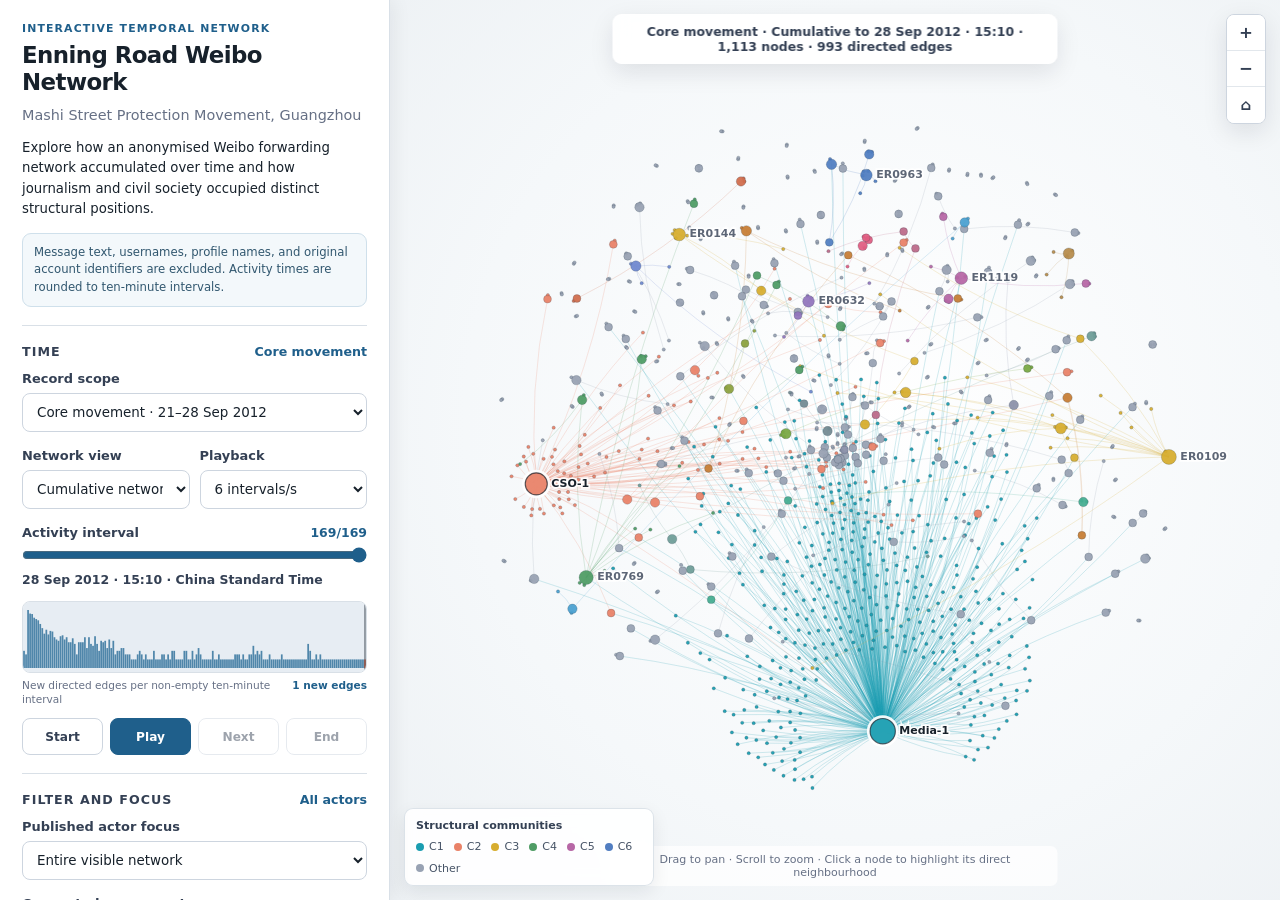
<file: index.html>
<!doctype html>
<html lang="en">
<head>
  <meta charset="utf-8" />
  <meta name="viewport" content="width=device-width, initial-scale=1" />
  <meta name="description" content="Interactive temporal visualisation of an anonymised Weibo forwarding network associated with the Mashi Street protection movement in Guangzhou." />
  <meta name="theme-color" content="#f4f6f8" />
  <title>Enning Road Weibo Network</title>
  <link rel="stylesheet" href="./assets/styles.css" />
</head>
<body>
  <div id="app">
    <aside id="sidebar" aria-label="Network controls">
      <div class="sidebar-inner">
        <header class="brand">
          <div class="eyebrow">Interactive temporal network</div>
          <h1>Enning Road Weibo Network</h1>
          <p class="subtitle">Mashi Street Protection Movement, Guangzhou</p>
          <p class="description">
            Explore how an anonymised Weibo forwarding network accumulated over time and how journalism and civil society occupied distinct structural positions.
          </p>
          <div class="privacy-note">
            Message text, usernames, profile names, and original account identifiers are excluded. Activity times are rounded to ten-minute intervals.
          </div>
          <div id="error-box" role="alert"></div>
        </header>

        <section class="control-section">
          <div class="section-title">
            <h2>Time</h2>
            <span class="value" id="time-status">Core movement</span>
          </div>

          <div class="field">
            <label for="record-scope">Record scope</label>
            <select id="record-scope">
              <option value="core" selected>Core movement · 21–28 Sep 2012</option>
              <option value="extended">All supplied records · through Mar 2013</option>
            </select>
          </div>

          <div class="field two-col">
            <div>
              <label for="view-mode">Network view</label>
              <select id="view-mode">
                <option value="cumulative" selected>Cumulative network</option>
                <option value="interval">Selected interval only</option>
              </select>
            </div>
            <div>
              <label for="play-speed">Playback</label>
              <select id="play-speed">
                <option value="2">2 intervals/s</option>
                <option value="6" selected>6 intervals/s</option>
                <option value="12">12 intervals/s</option>
              </select>
            </div>
          </div>

          <div class="field">
            <div class="range-head">
              <label for="time-slider">Activity interval</label>
              <span class="range-value" id="time-index">—</span>
            </div>
            <input id="time-slider" type="range" min="0" max="0" step="1" value="0" />
            <div class="time-label" id="time-label">Loading…</div>
          </div>

          <div class="activity-wrap">
            <canvas id="activity-canvas" aria-label="New directed edges by non-empty ten-minute interval"></canvas>
          </div>
          <div class="activity-caption"><span>New directed edges per non-empty ten-minute interval</span><span id="interval-edges">—</span></div>

          <div class="playback-grid">
            <button id="start-button" type="button" aria-label="First interval">Start</button>
            <button id="play-button" type="button" class="primary">Play</button>
            <button id="next-button" type="button" aria-label="Next interval">Next</button>
            <button id="end-button" type="button" aria-label="Last interval">End</button>
          </div>
        </section>

        <section class="control-section">
          <div class="section-title">
            <h2>Filter and focus</h2>
            <span class="value" id="filter-summary">All actors</span>
          </div>

          <div class="field">
            <label for="actor-focus">Published actor focus</label>
            <select id="actor-focus">
              <option value="all" selected>Entire visible network</option>
              <option value="media">Media-1 ego network</option>
              <option value="cso">CSO-1 ego network</option>
            </select>
          </div>

          <div class="field">
            <label for="component-scope">Connected components</label>
            <select id="component-scope">
              <option value="all" selected>All weak components</option>
              <option value="largest">Largest weak component only</option>
            </select>
          </div>

          <div class="field">
            <div class="range-head">
              <label for="node-share">Nodes shown</label>
              <span class="range-value" id="node-share-value">100%</span>
            </div>
            <input id="node-share" type="range" min="10" max="100" step="5" value="100" />
            <div class="range-row"><span>most connected</span><span>all visible nodes</span></div>
          </div>
        </section>

        <section class="control-section">
          <div class="section-title">
            <h2>Display</h2>
            <span class="value" id="display-status">Communities</span>
          </div>

          <div class="field two-col">
            <div>
              <label for="node-size">Node size</label>
              <select id="node-size">
                <option value="degree" selected>Degree</option>
                <option value="weighted">Weighted degree</option>
                <option value="hub">HITS hub</option>
                <option value="authority">HITS authority</option>
                <option value="betweenness">Betweenness</option>
                <option value="pagerank">PageRank</option>
                <option value="uniform">Uniform</option>
              </select>
            </div>
            <div>
              <label for="node-colour">Node colour</label>
              <select id="node-colour">
                <option value="community" selected>Structural community</option>
                <option value="time">First appearance</option>
                <option value="role">Published actor role</option>
              </select>
            </div>
          </div>

          <label class="inline-check" for="show-labels">
            <input id="show-labels" type="checkbox" checked />
            <span>Label key and highly connected actors</span>
          </label>
          <label class="inline-check" for="show-arrows">
            <input id="show-arrows" type="checkbox" />
            <span>Show forwarding directions</span>
          </label>

          <div class="button-row">
            <button id="fit-button" type="button" class="primary">Fit graph</button>
            <button id="clear-button" type="button">Clear focus</button>
          </div>
        </section>

        <section class="control-section">
          <div class="section-title">
            <h2>Visible network</h2>
            <span class="value" id="selected-label">—</span>
          </div>
          <div class="stats-grid">
            <div class="stat-card">
              <div class="label">Nodes</div>
              <div class="number" id="stat-nodes">—</div>
            </div>
            <div class="stat-card">
              <div class="label">Directed edges</div>
              <div class="number" id="stat-edges">—</div>
            </div>
            <div class="stat-card">
              <div class="label">Interactions</div>
              <div class="number" id="stat-interactions">—</div>
            </div>
            <div class="stat-card">
              <div class="label">Communities</div>
              <div class="number" id="stat-communities">—</div>
            </div>
          </div>
          <p class="coverage" id="backup-note"></p>
        </section>

        <footer class="footer">
          <p>Only anonymised nodes, directed ties, recomputed structural metrics, layout coordinates, and rounded activity intervals are used in this atlas.</p>
          <div class="links">
            <a href="https://doi.org/10.1016/j.compenvurbsys.2024.102193" target="_blank" rel="noopener">Paper</a>
            <a href="./docs/data-and-privacy.html" target="_blank" rel="noopener">Data &amp; privacy</a>
            <a href="https://github.com/JunyaoHe001/weibo-enning-road-network" target="_blank" rel="noopener">GitHub</a>
          </div>
        </footer>
      </div>
    </aside>

    <main id="network-wrap">
      <button id="mobile-toggle" type="button">Controls</button>
      <div id="sidebar-scrim" aria-hidden="true"></div>
      <canvas id="network-canvas" aria-label="Interactive directed temporal network graph"></canvas>
      <div id="network-summary">Loading network…</div>
      <div id="graph-legend" aria-live="polite"></div>
      <div id="canvas-help">Drag to pan · Scroll to zoom · Click a node to highlight its direct neighbourhood</div>
      <div class="zoom-controls" aria-label="Zoom controls">
        <button id="zoom-in" type="button" aria-label="Zoom in">+</button>
        <button id="zoom-out" type="button" aria-label="Zoom out">−</button>
        <button id="zoom-fit" type="button" aria-label="Fit graph">⌂</button>
      </div>
      <div id="tooltip" role="tooltip"></div>
      <div id="loading">
        <div class="loading-card">
          <div class="spinner"></div>
          <div id="loading-text">Loading anonymised network…</div>
        </div>
      </div>
    </main>
  </div>

  <script src="./assets/app.js" defer></script>
</body>
</html>
</file>
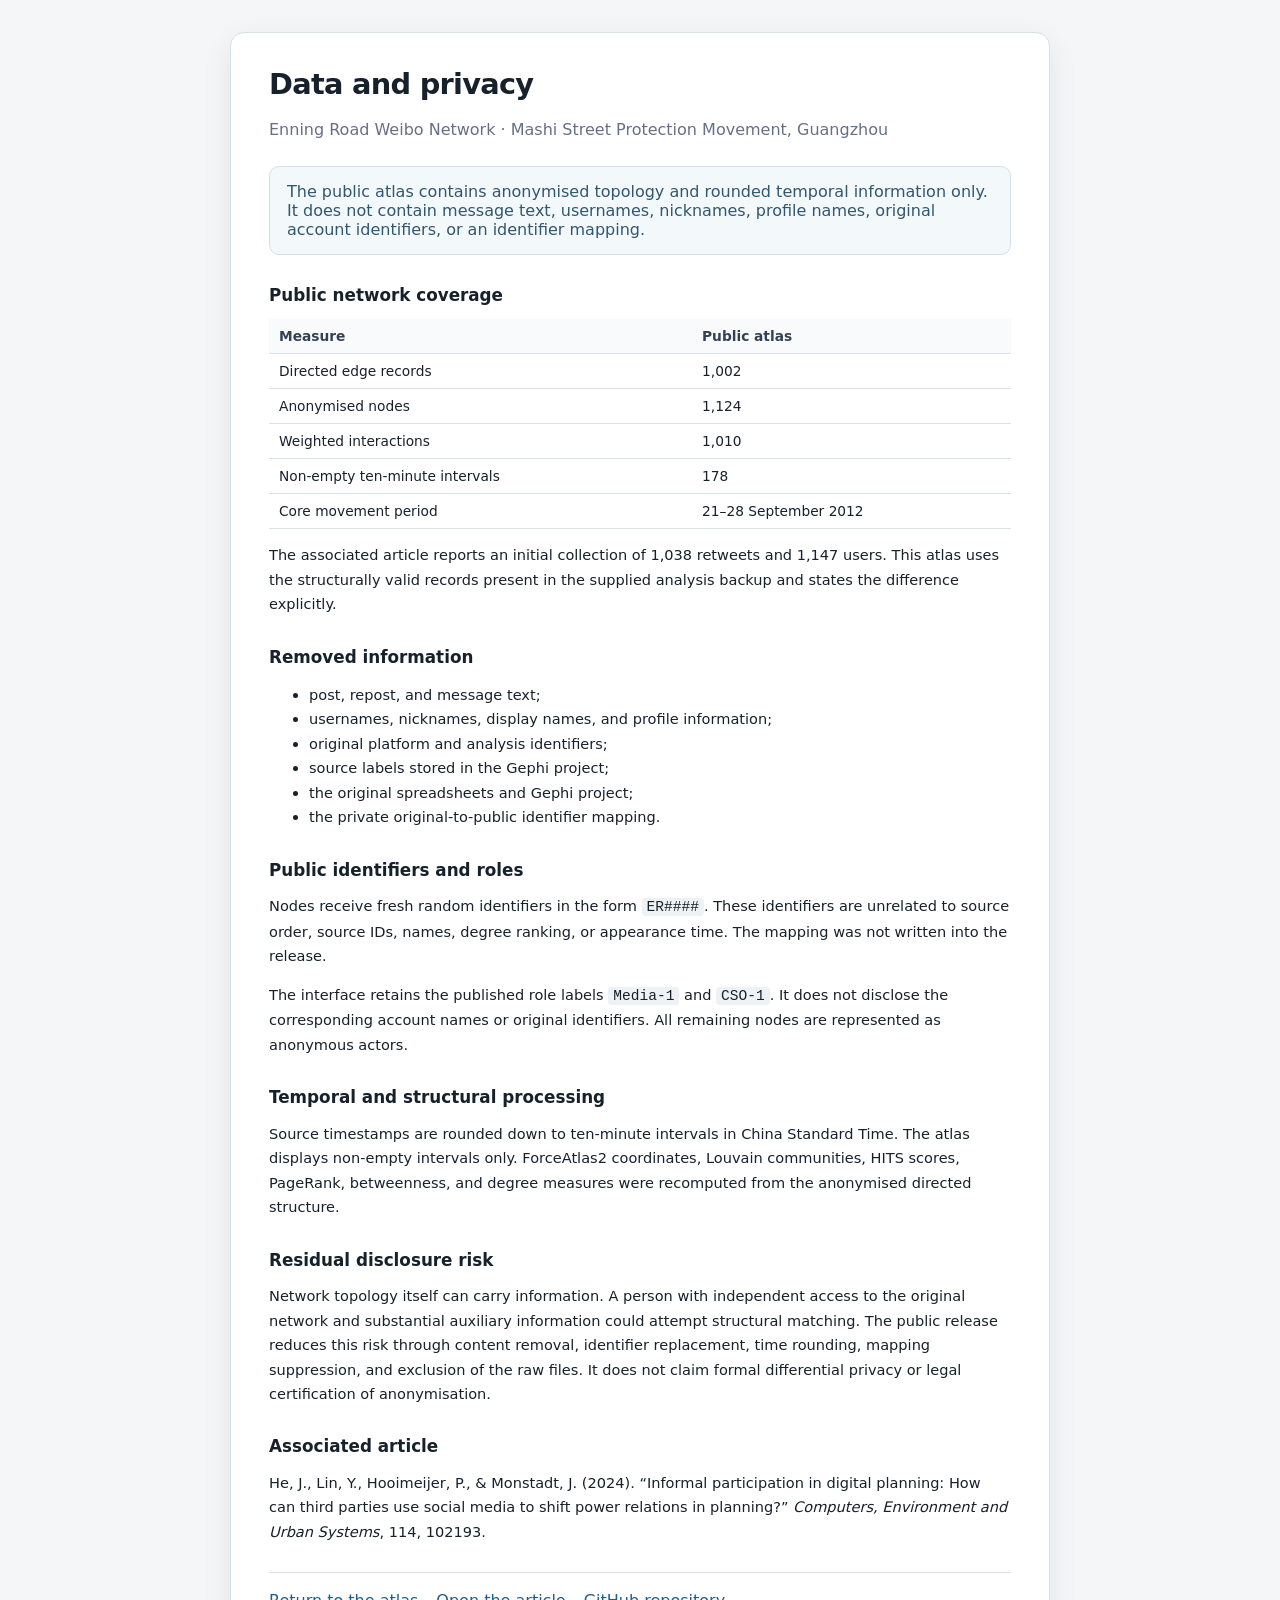
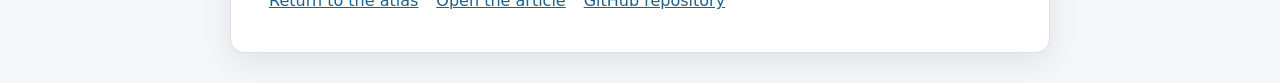
<file: docs/data-and-privacy.html>
<!doctype html>
<html lang="en">
<head>
  <meta charset="utf-8" />
  <meta name="viewport" content="width=device-width, initial-scale=1" />
  <meta name="description" content="Data and privacy note for the Enning Road Weibo Network atlas." />
  <title>Data and privacy · Enning Road Weibo Network</title>
  <style>
    :root { --ink:#17212b; --muted:#667085; --line:#d9e0e7; --accent:#1f5f8b; --bg:#f4f6f8; }
    * { box-sizing:border-box; }
    body { margin:0; color:var(--ink); background:var(--bg); font-family:Inter,ui-sans-serif,system-ui,-apple-system,BlinkMacSystemFont,"Segoe UI",sans-serif; }
    main { width:min(820px,calc(100% - 32px)); margin:32px auto; padding:34px 38px 42px; border:1px solid var(--line); border-radius:14px; background:#fff; box-shadow:0 10px 30px rgba(15,23,42,.08); }
    h1 { margin:0; font-size:1.8rem; letter-spacing:-.025em; }
    h2 { margin:30px 0 10px; font-size:1.05rem; }
    p, li { font-size:.91rem; line-height:1.68; }
    .lead { color:var(--muted); font-size:1rem; }
    .notice { margin:22px 0; padding:15px 17px; border:1px solid #cfe0eb; border-radius:10px; color:#31576f; background:#f3f8fb; }
    table { width:100%; border-collapse:collapse; margin:14px 0; font-size:.86rem; }
    th, td { padding:9px 10px; border-bottom:1px solid var(--line); text-align:left; }
    th { color:#344054; background:#f8fafc; }
    a { color:var(--accent); }
    code { padding:1px 5px; border-radius:4px; background:#eef2f5; }
    .links { display:flex; flex-wrap:wrap; gap:10px 18px; margin-top:28px; padding-top:18px; border-top:1px solid var(--line); }
    @media (max-width:600px) { main { margin:0; width:100%; min-height:100vh; padding:25px 20px 34px; border:0; border-radius:0; } }
  </style>
</head>
<body>
  <main>
    <h1>Data and privacy</h1>
    <p class="lead">Enning Road Weibo Network · Mashi Street Protection Movement, Guangzhou</p>

    <div class="notice">
      The public atlas contains anonymised topology and rounded temporal information only. It does not contain message text, usernames, nicknames, profile names, original account identifiers, or an identifier mapping.
    </div>

    <h2>Public network coverage</h2>
    <table>
      <thead><tr><th>Measure</th><th>Public atlas</th></tr></thead>
      <tbody>
        <tr><td>Directed edge records</td><td>1,002</td></tr>
        <tr><td>Anonymised nodes</td><td>1,124</td></tr>
        <tr><td>Weighted interactions</td><td>1,010</td></tr>
        <tr><td>Non-empty ten-minute intervals</td><td>178</td></tr>
        <tr><td>Core movement period</td><td>21–28 September 2012</td></tr>
      </tbody>
    </table>

    <p>The associated article reports an initial collection of 1,038 retweets and 1,147 users. This atlas uses the structurally valid records present in the supplied analysis backup and states the difference explicitly.</p>

    <h2>Removed information</h2>
    <ul>
      <li>post, repost, and message text;</li>
      <li>usernames, nicknames, display names, and profile information;</li>
      <li>original platform and analysis identifiers;</li>
      <li>source labels stored in the Gephi project;</li>
      <li>the original spreadsheets and Gephi project;</li>
      <li>the private original-to-public identifier mapping.</li>
    </ul>

    <h2>Public identifiers and roles</h2>
    <p>Nodes receive fresh random identifiers in the form <code>ER####</code>. These identifiers are unrelated to source order, source IDs, names, degree ranking, or appearance time. The mapping was not written into the release.</p>
    <p>The interface retains the published role labels <code>Media-1</code> and <code>CSO-1</code>. It does not disclose the corresponding account names or original identifiers. All remaining nodes are represented as anonymous actors.</p>

    <h2>Temporal and structural processing</h2>
    <p>Source timestamps are rounded down to ten-minute intervals in China Standard Time. The atlas displays non-empty intervals only. ForceAtlas2 coordinates, Louvain communities, HITS scores, PageRank, betweenness, and degree measures were recomputed from the anonymised directed structure.</p>

    <h2>Residual disclosure risk</h2>
    <p>Network topology itself can carry information. A person with independent access to the original network and substantial auxiliary information could attempt structural matching. The public release reduces this risk through content removal, identifier replacement, time rounding, mapping suppression, and exclusion of the raw files. It does not claim formal differential privacy or legal certification of anonymisation.</p>

    <h2>Associated article</h2>
    <p>He, J., Lin, Y., Hooimeijer, P., &amp; Monstadt, J. (2024). “Informal participation in digital planning: How can third parties use social media to shift power relations in planning?” <em>Computers, Environment and Urban Systems</em>, 114, 102193.</p>

    <div class="links">
      <a href="../">Return to the atlas</a>
      <a href="https://doi.org/10.1016/j.compenvurbsys.2024.102193" target="_blank" rel="noopener">Open the article</a>
      <a href="https://github.com/JunyaoHe001/weibo-enning-road-network" target="_blank" rel="noopener">GitHub repository</a>
    </div>
  </main>
</body>
</html>
</file>
<file: assets/styles.css>
:root {
  --bg: #f4f6f8;
  --panel: #ffffff;
  --ink: #17212b;
  --muted: #667085;
  --line: #d9e0e7;
  --accent: #1f5f8b;
  --accent-dark: #194e72;
  --accent-soft: #e9f1f7;
  --teal: #119a99;
  --coral: #dd765c;
  --shadow: 0 8px 24px rgba(15, 23, 42, 0.10);
  --sidebar-width: 390px;
}

* { box-sizing: border-box; }
html, body { width: 100%; height: 100%; margin: 0; }
body {
  overflow: hidden;
  color: var(--ink);
  background: var(--bg);
  font-family: Inter, ui-sans-serif, system-ui, -apple-system, BlinkMacSystemFont, "Segoe UI", sans-serif;
}
button, input, select { font: inherit; }
button, input[type="checkbox"], input[type="range"] { accent-color: var(--accent); }

#app {
  display: grid;
  grid-template-columns: var(--sidebar-width) minmax(0, 1fr);
  width: 100%;
  height: 100%;
  overflow: hidden;
}

#sidebar {
  position: relative;
  z-index: 1000;
  height: 100%;
  overflow-y: auto;
  overscroll-behavior: contain;
  background: var(--panel);
  border-right: 1px solid var(--line);
  box-shadow: 4px 0 18px rgba(15, 23, 42, 0.06);
}
.sidebar-inner { padding: 22px 22px 28px; }
.brand { padding-bottom: 18px; border-bottom: 1px solid var(--line); }
.eyebrow {
  margin-bottom: 7px;
  color: var(--accent);
  font-size: 0.68rem;
  font-weight: 760;
  letter-spacing: 0.105em;
  text-transform: uppercase;
}
.brand h1 {
  margin: 0;
  font-size: 1.43rem;
  line-height: 1.2;
  letter-spacing: -0.025em;
}
.brand .subtitle {
  margin: 8px 0 0;
  color: var(--muted);
  font-size: 0.90rem;
  line-height: 1.45;
}
.brand .description {
  margin: 12px 0 0;
  font-size: 0.83rem;
  line-height: 1.55;
}
.privacy-note {
  margin-top: 13px;
  padding: 10px 11px;
  border: 1px solid #cfe0eb;
  border-radius: 9px;
  color: #31576f;
  background: #f3f8fb;
  font-size: 0.73rem;
  line-height: 1.48;
}

.control-section {
  padding: 18px 0;
  border-bottom: 1px solid var(--line);
}
.section-title {
  display: flex;
  align-items: baseline;
  justify-content: space-between;
  gap: 12px;
  margin-bottom: 12px;
}
.section-title h2 {
  margin: 0;
  color: #344054;
  font-size: 0.79rem;
  letter-spacing: 0.082em;
  text-transform: uppercase;
}
.section-title .value {
  max-width: 58%;
  overflow: hidden;
  color: var(--accent);
  font-size: 0.79rem;
  font-weight: 730;
  text-align: right;
  text-overflow: ellipsis;
  white-space: nowrap;
}
label {
  display: block;
  margin: 0 0 7px;
  color: #344054;
  font-size: 0.81rem;
  font-weight: 650;
}
select {
  width: 100%;
  min-height: 39px;
  padding: 8px 10px;
  border: 1px solid #cdd5df;
  border-radius: 8px;
  outline: none;
  color: var(--ink);
  background: #fff;
  font-size: 0.84rem;
}
select:focus,
input[type="number"]:focus {
  border-color: #7aa7c7;
  box-shadow: 0 0 0 3px rgba(31, 95, 139, 0.12);
}
.field + .field { margin-top: 16px; }
.two-col {
  display: grid;
  grid-template-columns: minmax(0, 1fr) minmax(0, 1fr);
  gap: 10px;
}
.range-head {
  display: flex;
  align-items: baseline;
  justify-content: space-between;
  gap: 12px;
}
.range-head label { margin-bottom: 5px; }
.range-value {
  color: var(--accent);
  font-size: 0.78rem;
  font-weight: 730;
  font-variant-numeric: tabular-nums;
}
input[type="range"] { width: 100%; margin: 2px 0 0; }
.range-row {
  display: flex;
  justify-content: space-between;
  margin-top: 2px;
  color: var(--muted);
  font-size: 0.68rem;
}
.time-label {
  min-height: 19px;
  margin-top: 5px;
  color: #344054;
  font-size: 0.78rem;
  font-weight: 670;
  font-variant-numeric: tabular-nums;
}
.activity-wrap {
  width: 100%;
  height: 72px;
  margin-top: 10px;
  overflow: hidden;
  border: 1px solid var(--line);
  border-radius: 8px;
  background: #f8fafc;
}
#activity-canvas { display: block; width: 100%; height: 100%; cursor: crosshair; }
.activity-caption {
  display: flex;
  justify-content: space-between;
  gap: 10px;
  margin-top: 5px;
  color: var(--muted);
  font-size: 0.66rem;
  line-height: 1.35;
}
.activity-caption span:last-child {
  flex: 0 0 auto;
  color: var(--accent);
  font-weight: 730;
  font-variant-numeric: tabular-nums;
}
.playback-grid {
  display: grid;
  grid-template-columns: repeat(4, minmax(0, 1fr));
  gap: 7px;
  margin-top: 12px;
}
.inline-check {
  display: flex;
  align-items: center;
  gap: 9px;
  margin: 13px 0 0;
  cursor: pointer;
  font-size: 0.80rem;
  font-weight: 500;
}
.inline-check input { flex: 0 0 auto; margin: 0; }
.inline-check span { line-height: 1.35; }
.button-row {
  display: grid;
  grid-template-columns: 1fr 1fr;
  gap: 8px;
  margin-top: 15px;
}
button {
  min-height: 37px;
  padding: 7px 10px;
  border: 1px solid #cdd5df;
  border-radius: 8px;
  color: #344054;
  background: #fff;
  font-size: 0.76rem;
  font-weight: 680;
  cursor: pointer;
}
button:hover { border-color: #98a2b3; background: #f8fafc; }
button:disabled { cursor: default; opacity: 0.48; }
button.primary { border-color: var(--accent); color: #fff; background: var(--accent); }
button.primary:hover { background: var(--accent-dark); }

.stats-grid {
  display: grid;
  grid-template-columns: 1fr 1fr;
  gap: 9px;
}
.stat-card {
  padding: 10px;
  border: 1px solid var(--line);
  border-radius: 9px;
  background: #fbfcfd;
}
.stat-card .label {
  color: var(--muted);
  font-size: 0.66rem;
  line-height: 1.25;
  letter-spacing: 0.045em;
  text-transform: uppercase;
}
.stat-card .number {
  margin-top: 5px;
  font-size: 1rem;
  font-weight: 750;
  font-variant-numeric: tabular-nums;
}
.coverage {
  margin: 9px 0 0;
  color: var(--muted);
  font-size: 0.72rem;
  line-height: 1.48;
}
.footer {
  padding-top: 18px;
  color: var(--muted);
  font-size: 0.70rem;
  line-height: 1.55;
}
.footer p { margin: 0; }
.footer .links { display: flex; flex-wrap: wrap; gap: 7px 14px; margin-top: 9px; }
.footer a { color: var(--accent); text-decoration: none; }
.footer a:hover { text-decoration: underline; }

#error-box {
  display: none;
  margin-top: 13px;
  padding: 10px 11px;
  border: 1px solid #f0b8b5;
  border-radius: 8px;
  color: #8a1c17;
  background: #fff1f0;
  font-size: 0.75rem;
  line-height: 1.45;
  white-space: pre-wrap;
}

#network-wrap {
  position: relative;
  min-width: 0;
  height: 100%;
  overflow: hidden;
  background:
    radial-gradient(circle at 55% 47%, rgba(255,255,255,0.985), rgba(245,248,250,0.96) 61%, #edf1f4 100%);
}
#network-canvas {
  display: block;
  width: 100%;
  height: 100%;
  cursor: grab;
  touch-action: none;
}
#network-canvas.dragging { cursor: grabbing; }
#network-canvas.node-hover { cursor: pointer; }

#network-summary {
  position: absolute;
  z-index: 500;
  top: 14px;
  left: 50%;
  max-width: min(800px, calc(100% - 170px));
  padding: 9px 14px;
  transform: translateX(-50%);
  border: 1px solid rgba(255,255,255,0.82);
  border-radius: 9px;
  color: #344054;
  background: rgba(255,255,255,0.92);
  box-shadow: var(--shadow);
  backdrop-filter: blur(8px);
  font-size: 0.78rem;
  font-weight: 650;
  text-align: center;
  pointer-events: none;
}
#canvas-help {
  position: absolute;
  z-index: 400;
  left: 50%;
  bottom: 14px;
  max-width: calc(100% - 260px);
  padding: 7px 10px;
  transform: translateX(-50%);
  border-radius: 7px;
  color: #667085;
  background: rgba(255,255,255,0.80);
  font-size: 0.69rem;
  text-align: center;
  pointer-events: none;
}
.zoom-controls {
  position: absolute;
  z-index: 520;
  top: 14px;
  right: 14px;
  display: grid;
  overflow: hidden;
  border: 1px solid #cdd5df;
  border-radius: 8px;
  background: #fff;
  box-shadow: var(--shadow);
}
.zoom-controls button {
  width: 38px;
  min-height: 36px;
  padding: 0;
  border: 0;
  border-bottom: 1px solid #e2e7ec;
  border-radius: 0;
  font-size: 1.04rem;
}
.zoom-controls button:last-child { border-bottom: 0; font-size: 0.94rem; }

#graph-legend {
  position: absolute;
  z-index: 510;
  left: 14px;
  bottom: 14px;
  max-width: 250px;
  padding: 9px 11px;
  border: 1px solid rgba(217,224,231,0.9);
  border-radius: 9px;
  color: #475467;
  background: rgba(255,255,255,0.91);
  box-shadow: 0 6px 18px rgba(15,23,42,0.08);
  backdrop-filter: blur(8px);
  font-size: 0.69rem;
  line-height: 1.4;
  pointer-events: none;
}
.legend-title { margin-bottom: 6px; color: #344054; font-weight: 720; }
.legend-gradient {
  width: 165px;
  height: 8px;
  margin: 4px 0;
  border-radius: 999px;
}
.legend-labels { display: flex; justify-content: space-between; gap: 14px; color: var(--muted); font-size: 0.62rem; }
.legend-items { display: flex; flex-wrap: wrap; gap: 6px 10px; }
.legend-item { display: flex; align-items: center; gap: 5px; }
.legend-dot { width: 8px; height: 8px; border-radius: 50%; }

#tooltip {
  position: absolute;
  z-index: 800;
  display: none;
  min-width: 190px;
  max-width: 260px;
  padding: 10px 11px;
  border: 1px solid rgba(205,213,223,0.95);
  border-radius: 9px;
  color: #344054;
  background: rgba(255,255,255,0.97);
  box-shadow: var(--shadow);
  font-size: 0.72rem;
  line-height: 1.45;
  pointer-events: none;
}
.tooltip-title { margin-bottom: 5px; color: #17212b; font-size: 0.80rem; font-weight: 760; }
.tooltip-subtitle { margin-bottom: 7px; color: var(--accent); font-size: 0.68rem; font-weight: 700; }
.tooltip-grid { display: grid; grid-template-columns: auto auto; gap: 2px 13px; }
.tooltip-grid span:nth-child(odd) { color: var(--muted); }
.tooltip-grid span:nth-child(even) { text-align: right; font-variant-numeric: tabular-nums; }

#loading {
  position: absolute;
  z-index: 900;
  inset: 0;
  display: grid;
  place-items: center;
  background: rgba(244,246,248,0.86);
  backdrop-filter: blur(3px);
}
.loading-card {
  display: flex;
  align-items: center;
  gap: 11px;
  padding: 14px 17px;
  border: 1px solid #d9e0e7;
  border-radius: 10px;
  color: #344054;
  background: #fff;
  box-shadow: var(--shadow);
  font-size: 0.80rem;
  font-weight: 650;
}
.spinner {
  width: 18px;
  height: 18px;
  border: 2px solid #d7e5ef;
  border-top-color: var(--accent);
  border-radius: 50%;
  animation: spin 0.85s linear infinite;
}
@keyframes spin { to { transform: rotate(360deg); } }

#mobile-toggle {
  position: absolute;
  z-index: 1200;
  top: 12px;
  left: 12px;
  display: none;
  min-height: 36px;
  border-color: #cdd5df;
  background: rgba(255,255,255,0.95);
  box-shadow: var(--shadow);
}
#sidebar-scrim { display: none; }

@media (max-width: 1120px) {
  :root { --sidebar-width: 350px; }
  .sidebar-inner { padding-left: 18px; padding-right: 18px; }
  #network-summary { max-width: calc(100% - 155px); }
}

@media (max-width: 860px) {
  #app { display: block; }
  #sidebar {
    position: fixed;
    inset: 0 auto 0 0;
    width: min(390px, 88vw);
    transform: translateX(-102%);
    transition: transform 180ms ease;
  }
  body.sidebar-open #sidebar { transform: translateX(0); }
  #network-wrap { width: 100%; height: 100%; }
  #mobile-toggle { display: block; }
  #sidebar-scrim {
    position: fixed;
    z-index: 950;
    inset: 0;
    display: block;
    visibility: hidden;
    background: rgba(15,23,42,0.30);
    opacity: 0;
    transition: opacity 180ms ease, visibility 180ms ease;
  }
  body.sidebar-open #sidebar-scrim { visibility: visible; opacity: 1; }
  #network-summary {
    top: 12px;
    left: 74px;
    max-width: calc(100% - 142px);
    transform: none;
    text-align: left;
  }
  #canvas-help { display: none; }
  #graph-legend { bottom: 10px; left: 10px; max-width: 220px; }
}

@media (max-width: 520px) {
  .sidebar-inner { padding: 18px 16px 24px; }
  .brand h1 { font-size: 1.28rem; }
  .two-col { grid-template-columns: 1fr; }
  .playback-grid { grid-template-columns: 1fr 1fr; }
  #network-summary {
    top: 59px;
    left: 10px;
    max-width: calc(100% - 20px);
    padding: 8px 10px;
    text-align: center;
  }
  .zoom-controls { top: 11px; right: 10px; grid-auto-flow: column; }
  .zoom-controls button { width: 34px; min-height: 34px; border-right: 1px solid #e2e7ec; border-bottom: 0; }
  .zoom-controls button:last-child { border-right: 0; }
  #graph-legend { max-width: calc(100% - 20px); }
}

@media (prefers-reduced-motion: reduce) {
  *, *::before, *::after { scroll-behavior: auto !important; animation-duration: 0.001ms !important; transition-duration: 0.001ms !important; }
}
@media (max-width: 860px) {
  body.sidebar-open #mobile-toggle { opacity: 0; pointer-events: none; }
}
</file>
